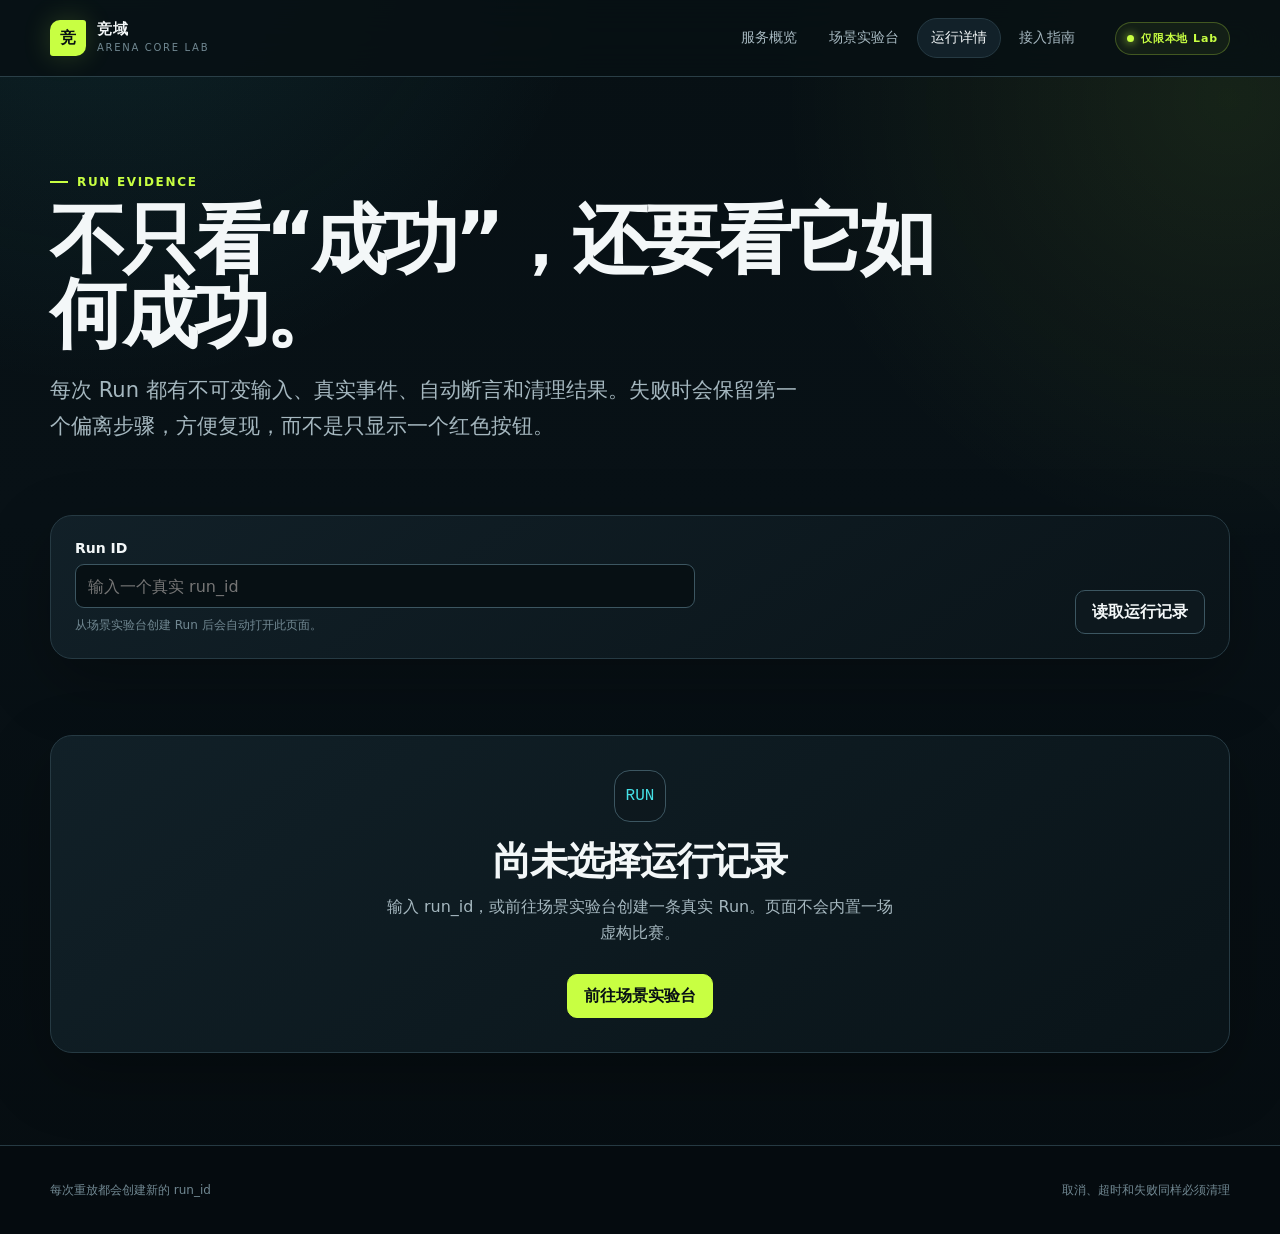
<file: web/lab/runs.html>
<!doctype html>
<html lang="zh-CN">
<head>
  <meta charset="utf-8">
  <meta name="viewport" content="width=device-width, initial-scale=1">
  <meta name="description" content="查看竞域 Lab Run 的真实状态、事件、断言和清理证据。">
  <title>运行详情｜竞域 Lab</title>
  <link rel="icon" type="image/svg+xml" href="/favicon.svg">
  <link rel="stylesheet" href="styles.css">
  <script src="app.js" defer></script>
</head>
<body data-page="runs">
  <a class="skip-link" href="#main">跳到主要内容</a>
  <header class="site-header">
    <div class="header-inner">
      <a class="brand" href="overview.html" aria-label="竞域 Lab 首页"><span class="brand-mark" aria-hidden="true">竞</span><span class="brand-copy"><strong>竞域</strong><small>Arena Core Lab</small></span></a>
      <nav class="primary-nav" aria-label="主导航"><a href="overview.html">服务概览</a><a href="scenarios.html">场景实验台</a><a href="runs.html" aria-current="page">运行详情</a><a href="integration.html">接入指南</a></nav>
      <span class="lab-badge">仅限本地 Lab</span>
    </div>
  </header>

  <main id="main">
    <section class="hero" aria-labelledby="page-title">
      <p class="eyebrow">Run Evidence</p>
      <h1 id="page-title">不只看“成功”，还要看它如何成功。</h1>
      <p class="hero-copy">每次 Run 都有不可变输入、真实事件、自动断言和清理结果。失败时会保留第一个偏离步骤，方便复现，而不是只显示一个红色按钮。</p>
    </section>

    <section aria-labelledby="lookup-title">
      <div class="panel">
        <div class="panel-body">
          <form id="run-lookup-form" class="run-toolbar">
            <div class="field"><label for="run-id-input" id="lookup-title">Run ID</label><input id="run-id-input" name="run_id" type="text" autocomplete="off" placeholder="输入一个真实 run_id" maxlength="128"><span class="field-help">从场景实验台创建 Run 后会自动打开此页面。</span></div>
            <button class="button secondary" type="submit">读取运行记录</button>
          </form>
        </div>
      </div>
    </section>

    <div id="run-message" class="notice space-top-18" role="status" aria-live="polite" hidden></div>

    <section class="section" id="run-empty" aria-labelledby="empty-title">
      <div class="panel empty-state"><div><span class="empty-state-mark">RUN</span><h2 id="empty-title">尚未选择运行记录</h2><p>输入 run_id，或前往场景实验台创建一条真实 Run。页面不会内置一场虚构比赛。</p><div class="button-row centered"><a class="button" href="scenarios.html">前往场景实验台</a></div></div></div>
    </section>

    <div id="run-content" hidden>
      <section class="section" aria-labelledby="run-summary-title">
        <div class="section-heading"><div><p class="eyebrow">当前运行</p><h2 id="run-summary-title">状态与输入</h2></div><div class="button-row flush-top"><button class="button danger small" id="cancel-run" type="button" disabled>取消并清理</button><button class="button secondary small" id="replay-run" type="button" disabled>用原参数重放</button></div></div>
        <div class="run-summary">
          <article class="panel">
            <div class="panel-body">
              <div class="run-title-row"><div><p class="eyebrow" id="run-scenario-label">场景</p><h2 class="run-id" id="run-id-label">—</h2></div><span class="state-pill" id="run-status-pill">未知</span></div>
              <ul class="data-list" id="run-core-facts"></ul>
            </div>
          </article>
          <article class="panel">
            <div class="panel-header"><h3>不可变参数快照</h3></div>
            <div class="panel-body"><ul class="data-list" id="run-parameters"></ul></div>
          </article>
        </div>
      </section>

      <section class="section" aria-labelledby="timeline-title">
        <div class="section-heading"><div><p class="eyebrow">发生了什么</p><h2 id="timeline-title">事件时间线</h2><p>活动 Run 会短轮询新增事件；页面不会修改已经显示的历史事件。</p></div><div class="status-line" id="poll-status"><span class="status-dot"></span><span>未轮询</span></div></div>
        <div class="panel"><div class="panel-body"><ol class="timeline" id="run-timeline"></ol><div class="empty-state" id="timeline-empty"><div><span class="empty-state-mark">···</span><h3>还没有事件</h3><p>如果 Run 刚创建，控制器可能仍在校验输入。</p></div></div></div></div>
      </section>

      <section class="section" aria-labelledby="assertion-title">
        <div class="section-heading"><div><p class="eyebrow">结果为什么可信</p><h2 id="assertion-title">自动断言</h2><p>预期与实际值并列展示；未返回的内容保持“等待/无记录”，不会视为通过。</p></div></div>
        <div class="panel"><div class="panel-body"><ul class="assertion-list" id="run-assertions"></ul><div class="empty-state" id="assertion-empty"><div><span class="empty-state-mark">?</span><h3>暂无断言结果</h3><p>Run 进入验证阶段后，服务端会返回实际断言。</p></div></div></div></div>
      </section>

      <section class="section" aria-labelledby="evidence-title">
        <div class="section-heading"><div><p class="eyebrow">收尾证据</p><h2 id="evidence-title">业务证据与清理</h2></div></div>
        <div class="detail-grid">
          <article class="panel"><div class="panel-header"><h3>业务证据</h3></div><div class="panel-body"><ul class="data-list" id="run-evidence"></ul></div></article>
          <article class="panel"><div class="panel-header"><h3>清理状态</h3></div><div class="panel-body" id="run-cleanup"><div class="notice">等待服务端返回清理记录。</div></div></article>
        </div>
      </section>
    </div>
  </main>

  <footer class="footer"><div class="footer-inner"><span>每次重放都会创建新的 run_id</span><span>取消、超时和失败同样必须清理</span></div></footer>
</body>
</html>
</file>
<file: web/lab/styles.css>
:root {
  color-scheme: dark;
  --bg: #071014;
  --surface: #0d181e;
  --surface-strong: #122129;
  --surface-soft: #0a1419;
  --line: #263a43;
  --line-strong: #3c5661;
  --text: #f3f7f8;
  --muted: #a5b7bf;
  --quiet: #718892;
  --lime: #c8ff42;
  --cyan: #45e1e7;
  --amber: #ffc75b;
  --red: #ff7272;
  --green: #5ee29b;
  --blue: #71a7ff;
  --shadow: 0 22px 65px rgb(0 0 0 / 28%);
  --radius-lg: 22px;
  --radius-md: 14px;
  --radius-sm: 9px;
  --content: 1180px;
  font-family: Inter, ui-sans-serif, system-ui, -apple-system, BlinkMacSystemFont,
    "Segoe UI", "Microsoft YaHei", sans-serif;
}

* {
  box-sizing: border-box;
}

html {
  min-width: 320px;
  background: var(--bg);
  scroll-behavior: smooth;
}

body {
  min-height: 100vh;
  margin: 0;
  color: var(--text);
  background:
    radial-gradient(circle at 8% -10%, rgb(69 225 231 / 10%), transparent 32rem),
    radial-gradient(circle at 96% 8%, rgb(200 255 66 / 8%), transparent 28rem),
    linear-gradient(180deg, #071014 0, #081116 42%, #060d11 100%);
}

body::before {
  position: fixed;
  inset: 0;
  z-index: -1;
  pointer-events: none;
  content: "";
  opacity: 0.22;
  background-image:
    linear-gradient(rgb(255 255 255 / 2.5%) 1px, transparent 1px),
    linear-gradient(90deg, rgb(255 255 255 / 2.5%) 1px, transparent 1px);
  background-size: 42px 42px;
  mask-image: linear-gradient(to bottom, black, transparent 72%);
}

a {
  color: inherit;
}

button,
input,
select,
textarea {
  font: inherit;
}

button,
a,
input,
select {
  -webkit-tap-highlight-color: transparent;
}

:focus-visible {
  outline: 3px solid rgb(69 225 231 / 42%);
  outline-offset: 3px;
}

.skip-link {
  position: fixed;
  top: 8px;
  left: 8px;
  z-index: 100;
  padding: 10px 14px;
  color: #071014;
  background: var(--lime);
  border-radius: var(--radius-sm);
  transform: translateY(-150%);
}

.skip-link:focus {
  transform: translateY(0);
}

.site-header {
  position: sticky;
  top: 0;
  z-index: 30;
  border-bottom: 1px solid rgb(60 86 97 / 68%);
  background: rgb(7 16 20 / 88%);
  backdrop-filter: blur(18px);
}

.header-inner {
  display: flex;
  align-items: center;
  width: min(calc(100% - 40px), var(--content));
  min-height: 76px;
  margin: 0 auto;
  gap: 26px;
}

.brand {
  display: inline-flex;
  flex: 0 0 auto;
  align-items: center;
  gap: 11px;
  color: var(--text);
  text-decoration: none;
}

.brand-mark {
  display: grid;
  width: 36px;
  height: 36px;
  place-items: center;
  color: #071014;
  font-weight: 950;
  letter-spacing: -0.06em;
  background: var(--lime);
  border-radius: 10px 3px 10px 3px;
  box-shadow: 0 0 28px rgb(200 255 66 / 18%);
}

.brand-copy {
  display: grid;
  line-height: 1.05;
}

.brand-copy strong {
  font-size: 15px;
  letter-spacing: 0.08em;
}

.brand-copy small {
  margin-top: 5px;
  color: var(--quiet);
  font-size: 10px;
  letter-spacing: 0.17em;
  text-transform: uppercase;
}

.primary-nav {
  display: flex;
  align-items: center;
  margin-left: auto;
  gap: 4px;
}

.primary-nav a {
  padding: 10px 13px;
  color: var(--muted);
  font-size: 14px;
  text-decoration: none;
  border: 1px solid transparent;
  border-radius: 999px;
  white-space: nowrap;
}

.primary-nav a:hover {
  color: var(--text);
  background: var(--surface);
}

.primary-nav a[aria-current="page"] {
  color: var(--text);
  border-color: var(--line);
  background: var(--surface-strong);
}

.lab-badge {
  display: inline-flex;
  align-items: center;
  flex: 0 0 auto;
  gap: 7px;
  padding: 8px 11px;
  color: var(--lime);
  font-size: 11px;
  font-weight: 800;
  letter-spacing: 0.08em;
  border: 1px solid rgb(200 255 66 / 26%);
  border-radius: 999px;
  background: rgb(200 255 66 / 6%);
}

.lab-badge::before {
  width: 7px;
  height: 7px;
  content: "";
  background: currentColor;
  border-radius: 50%;
  box-shadow: 0 0 10px currentColor;
}

main {
  width: min(calc(100% - 40px), var(--content));
  margin: 0 auto;
  padding: 64px 0 92px;
}

.eyebrow {
  display: flex;
  align-items: center;
  gap: 9px;
  margin: 0 0 14px;
  color: var(--lime);
  font-size: 12px;
  font-weight: 850;
  letter-spacing: 0.14em;
  text-transform: uppercase;
}

.eyebrow::before {
  width: 18px;
  height: 2px;
  content: "";
  background: currentColor;
}

h1,
h2,
h3,
p {
  margin-top: 0;
}

h1 {
  max-width: 900px;
  margin-bottom: 20px;
  font-size: clamp(40px, 6vw, 76px);
  line-height: 0.98;
  letter-spacing: -0.055em;
}

h2 {
  margin-bottom: 11px;
  font-size: clamp(25px, 3.1vw, 38px);
  line-height: 1.12;
  letter-spacing: -0.035em;
}

h3 {
  margin-bottom: 8px;
  font-size: 17px;
  line-height: 1.35;
}

.hero {
  position: relative;
  padding: 34px 0 50px;
}

.hero-copy {
  max-width: 760px;
  color: var(--muted);
  font-size: clamp(17px, 2vw, 21px);
  line-height: 1.72;
}

.hero-copy strong {
  color: var(--text);
}

.hero-actions,
.button-row {
  display: flex;
  flex-wrap: wrap;
  align-items: center;
  margin-top: 28px;
  gap: 10px;
}

.button,
button.button {
  display: inline-flex;
  min-height: 44px;
  align-items: center;
  justify-content: center;
  gap: 8px;
  padding: 10px 16px;
  color: #071014;
  font-weight: 800;
  text-decoration: none;
  cursor: pointer;
  border: 1px solid var(--lime);
  border-radius: 10px;
  background: var(--lime);
  transition: transform 120ms ease, border-color 120ms ease, background 120ms ease;
}

.button:hover:not(:disabled) {
  transform: translateY(-1px);
  background: #d7ff75;
}

.button.secondary {
  color: var(--text);
  border-color: var(--line-strong);
  background: var(--surface);
}

.button.secondary:hover:not(:disabled) {
  border-color: var(--cyan);
  background: var(--surface-strong);
}

.button.danger {
  color: #fff;
  border-color: rgb(255 114 114 / 45%);
  background: rgb(255 114 114 / 12%);
}

.button.small {
  min-height: 36px;
  padding: 7px 11px;
  font-size: 13px;
}

.button:disabled {
  cursor: not-allowed;
  opacity: 0.48;
}

.section {
  margin-top: 76px;
}

.section-heading {
  display: flex;
  align-items: end;
  justify-content: space-between;
  margin-bottom: 24px;
  gap: 24px;
}

.section-heading > div {
  max-width: 720px;
}

.section-heading p,
.muted {
  color: var(--muted);
  line-height: 1.65;
}

.card-grid {
  display: grid;
  grid-template-columns: repeat(4, minmax(0, 1fr));
  gap: 14px;
}

.card-grid.three {
  grid-template-columns: repeat(3, minmax(0, 1fr));
}

.card-grid.two {
  grid-template-columns: repeat(2, minmax(0, 1fr));
}

.card,
.panel {
  border: 1px solid var(--line);
  background: linear-gradient(145deg, rgb(18 33 41 / 94%), rgb(10 20 25 / 94%));
  box-shadow: var(--shadow);
}

.card {
  min-height: 178px;
  padding: 22px;
  border-radius: var(--radius-md);
}

.card-number {
  display: block;
  margin-bottom: 22px;
  color: var(--cyan);
  font-family: ui-monospace, SFMono-Regular, Consolas, monospace;
  font-size: 13px;
}

.card p {
  margin-bottom: 0;
  color: var(--muted);
  line-height: 1.6;
}

.panel {
  border-radius: var(--radius-lg);
}

.panel-header {
  display: flex;
  align-items: center;
  justify-content: space-between;
  padding: 21px 24px;
  gap: 16px;
  border-bottom: 1px solid var(--line);
}

.panel-header h2,
.panel-header h3,
.panel-header p {
  margin-bottom: 0;
}

.panel-body {
  padding: 24px;
}

.status-line {
  display: flex;
  align-items: center;
  gap: 10px;
  color: var(--muted);
  font-size: 14px;
}

.status-dot {
  width: 9px;
  height: 9px;
  flex: 0 0 auto;
  background: var(--quiet);
  border-radius: 50%;
}

.status-dot.loading {
  background: var(--amber);
  animation: pulse 1.2s ease-in-out infinite;
}

.status-dot.ready,
.status-dot.passed {
  background: var(--green);
  box-shadow: 0 0 12px rgb(94 226 155 / 45%);
}

.status-dot.failed,
.status-dot.error {
  background: var(--red);
  box-shadow: 0 0 12px rgb(255 114 114 / 38%);
}

@keyframes pulse {
  50% { opacity: 0.35; }
}

.fact-grid {
  display: grid;
  grid-template-columns: repeat(4, minmax(0, 1fr));
  border: 1px solid var(--line);
  border-radius: var(--radius-md);
  overflow: hidden;
}

.fact {
  min-height: 126px;
  padding: 21px;
  background: rgb(9 19 24 / 62%);
  border-right: 1px solid var(--line);
}

.fact:last-child {
  border-right: 0;
}

.fact-label {
  display: block;
  margin-bottom: 13px;
  color: var(--quiet);
  font-size: 11px;
  font-weight: 800;
  letter-spacing: 0.1em;
  text-transform: uppercase;
}

.fact-value {
  display: block;
  overflow: hidden;
  font-size: clamp(18px, 2.2vw, 27px);
  font-weight: 820;
  line-height: 1.24;
  text-overflow: ellipsis;
}

.fact-note {
  display: block;
  margin-top: 7px;
  color: var(--muted);
  font-size: 12px;
}

.notice {
  display: flex;
  align-items: flex-start;
  padding: 15px 17px;
  color: var(--muted);
  line-height: 1.6;
  gap: 12px;
  border: 1px solid var(--line);
  border-radius: var(--radius-sm);
  background: rgb(7 16 20 / 58%);
}

.notice::before {
  flex: 0 0 auto;
  color: var(--cyan);
  font-weight: 900;
  content: "i";
}

.notice.warning {
  border-color: rgb(255 199 91 / 32%);
}

.notice.warning::before {
  color: var(--amber);
  content: "!";
}

.notice.error {
  color: #ffc4c4;
  border-color: rgb(255 114 114 / 35%);
  background: rgb(255 114 114 / 7%);
}

.notice.error::before {
  color: var(--red);
  content: "!";
}

.notice.success {
  border-color: rgb(94 226 155 / 30%);
}

.notice.success::before {
  color: var(--green);
  content: "✓";
}

.empty-state {
  display: grid;
  min-height: 230px;
  place-items: center;
  padding: 34px;
  text-align: center;
}

.empty-state > div {
  max-width: 520px;
}

.empty-state-mark {
  display: grid;
  width: 52px;
  height: 52px;
  margin: 0 auto 18px;
  place-items: center;
  color: var(--cyan);
  font-family: ui-monospace, SFMono-Regular, Consolas, monospace;
  border: 1px solid var(--line-strong);
  border-radius: 16px;
  background: var(--surface);
}

.empty-state p {
  margin-bottom: 0;
  color: var(--muted);
  line-height: 1.65;
}

.scenario-list {
  display: grid;
  grid-template-columns: repeat(2, minmax(0, 1fr));
  gap: 12px;
}

.scenario-card {
  position: relative;
  display: block;
  width: 100%;
  min-height: 156px;
  padding: 20px;
  color: var(--text);
  text-align: left;
  cursor: pointer;
  border: 1px solid var(--line);
  border-radius: var(--radius-md);
  background: var(--surface-soft);
}

.scenario-card:hover:not(:disabled) {
  border-color: var(--line-strong);
  background: var(--surface);
}

.scenario-card.selected {
  border-color: var(--lime);
  box-shadow: inset 0 0 0 1px rgb(200 255 66 / 22%);
}

.scenario-card:disabled {
  cursor: not-allowed;
  opacity: 0.55;
}

.scenario-card small {
  display: block;
  margin-bottom: 12px;
  color: var(--cyan);
  font-family: ui-monospace, SFMono-Regular, Consolas, monospace;
}

.scenario-card p {
  margin-bottom: 0;
  color: var(--muted);
  line-height: 1.55;
}

.scenario-card .availability {
  position: absolute;
  top: 17px;
  right: 17px;
  color: var(--green);
  font-size: 11px;
  font-weight: 800;
}

.scenario-card:disabled .availability {
  color: var(--quiet);
}

.workspace-grid {
  display: grid;
  grid-template-columns: minmax(0, 1.15fr) minmax(300px, 0.85fr);
  align-items: start;
  gap: 18px;
}

.sticky-panel {
  position: sticky;
  top: 98px;
}

.field-grid {
  display: grid;
  grid-template-columns: repeat(2, minmax(0, 1fr));
  gap: 18px;
}

.field {
  display: grid;
  gap: 8px;
}

.field.full {
  grid-column: 1 / -1;
}

.field label,
.field-label {
  color: var(--text);
  font-size: 14px;
  font-weight: 760;
}

.field-help {
  color: var(--quiet);
  font-size: 12px;
  line-height: 1.5;
}

.field input,
.field select {
  width: 100%;
  min-height: 44px;
  padding: 9px 12px;
  color: var(--text);
  border: 1px solid var(--line-strong);
  border-radius: var(--radius-sm);
  background: #071014;
}

.field input:focus,
.field select:focus {
  border-color: var(--cyan);
}

.field input[aria-invalid="true"],
.field select[aria-invalid="true"] {
  border-color: var(--red);
}

.checkbox-field {
  display: flex;
  min-height: 44px;
  align-items: center;
  padding: 10px 12px;
  gap: 10px;
  border: 1px solid var(--line-strong);
  border-radius: var(--radius-sm);
  background: #071014;
}

.checkbox-field input {
  width: 18px;
  min-height: auto;
  height: 18px;
  accent-color: var(--lime);
}

.expected-list,
.assertion-list,
.data-list,
.legend-list {
  padding: 0;
  margin: 0;
  list-style: none;
}

.expected-list li,
.data-list li {
  position: relative;
  padding: 11px 0 11px 22px;
  color: var(--muted);
  line-height: 1.55;
  border-bottom: 1px solid rgb(38 58 67 / 65%);
}

.expected-list li:last-child,
.data-list li:last-child {
  border-bottom: 0;
}

.expected-list li::before {
  position: absolute;
  top: 17px;
  left: 3px;
  width: 6px;
  height: 6px;
  content: "";
  background: var(--lime);
  border-radius: 50%;
}

.data-list li {
  display: grid;
  grid-template-columns: minmax(110px, 0.45fr) 1fr;
  padding-left: 0;
  gap: 16px;
}

.data-list strong {
  color: var(--quiet);
  font-size: 12px;
  letter-spacing: 0.04em;
}

.data-list span,
.data-list code {
  overflow-wrap: anywhere;
  color: var(--text);
}

.run-toolbar {
  display: grid;
  grid-template-columns: minmax(0, 1fr) auto;
  align-items: end;
  gap: 12px;
}

.run-toolbar .field {
  max-width: 620px;
}

.run-summary {
  display: grid;
  grid-template-columns: minmax(0, 1.15fr) minmax(280px, 0.85fr);
  gap: 18px;
}

.run-title-row {
  display: flex;
  align-items: flex-start;
  justify-content: space-between;
  gap: 16px;
}

.run-id,
code,
pre {
  font-family: ui-monospace, SFMono-Regular, Consolas, "Liberation Mono", monospace;
}

.run-id {
  color: var(--cyan);
  overflow-wrap: anywhere;
}

.state-pill {
  display: inline-flex;
  flex: 0 0 auto;
  align-items: center;
  padding: 7px 10px;
  color: var(--muted);
  font-size: 11px;
  font-weight: 850;
  letter-spacing: 0.08em;
  border: 1px solid var(--line-strong);
  border-radius: 999px;
  text-transform: uppercase;
}

.state-pill.active {
  color: var(--amber);
  border-color: rgb(255 199 91 / 34%);
}

.state-pill.passed {
  color: var(--green);
  border-color: rgb(94 226 155 / 35%);
}

.state-pill.failed,
.state-pill.timedout {
  color: var(--red);
  border-color: rgb(255 114 114 / 35%);
}

.state-pill.cancelled {
  color: var(--muted);
}

.timeline {
  position: relative;
  padding: 0;
  margin: 0;
  list-style: none;
}

.timeline::before {
  position: absolute;
  top: 13px;
  bottom: 13px;
  left: 10px;
  width: 1px;
  content: "";
  background: var(--line-strong);
}

.timeline-item {
  position: relative;
  display: grid;
  grid-template-columns: 22px minmax(0, 1fr) auto;
  padding: 0 0 24px;
  gap: 14px;
}

.timeline-item:last-child {
  padding-bottom: 0;
}

.timeline-dot {
  position: relative;
  z-index: 1;
  width: 9px;
  height: 9px;
  margin: 8px 0 0 6px;
  background: var(--cyan);
  border: 2px solid var(--surface-strong);
  border-radius: 50%;
  box-shadow: 0 0 0 2px var(--cyan);
}

.timeline-content p {
  margin: 4px 0 0;
  color: var(--muted);
  line-height: 1.55;
  white-space: pre-wrap;
}

.timeline-meta {
  color: var(--quiet);
  font-size: 11px;
  text-align: right;
  white-space: nowrap;
}

.assertion-list {
  display: grid;
  gap: 10px;
}

.assertion {
  display: grid;
  grid-template-columns: 24px minmax(0, 1fr);
  padding: 15px;
  gap: 12px;
  border: 1px solid var(--line);
  border-radius: var(--radius-sm);
  background: rgb(7 16 20 / 50%);
}

.assertion-mark {
  display: grid;
  width: 22px;
  height: 22px;
  place-items: center;
  color: var(--green);
  font-weight: 900;
  border: 1px solid currentColor;
  border-radius: 50%;
}

.assertion.failed .assertion-mark {
  color: var(--red);
}

.assertion.pending .assertion-mark {
  color: var(--quiet);
}

.assertion p {
  margin: 5px 0 0;
  color: var(--muted);
  font-size: 13px;
  line-height: 1.55;
}

.assertion p span {
  display: block;
}

.detail-grid {
  display: grid;
  grid-template-columns: repeat(2, minmax(0, 1fr));
  gap: 18px;
}

.code-block {
  position: relative;
  overflow: auto;
  padding: 18px;
  color: #d9e8ed;
  font-size: 13px;
  line-height: 1.65;
  border: 1px solid var(--line);
  border-radius: var(--radius-sm);
  background: #050b0e;
}

.code-block code {
  white-space: pre;
}

.flow {
  display: grid;
  grid-template-columns: repeat(5, minmax(0, 1fr));
  align-items: stretch;
  gap: 8px;
}

.flow-step {
  position: relative;
  min-height: 118px;
  padding: 17px;
  border: 1px solid var(--line);
  border-radius: var(--radius-sm);
  background: var(--surface-soft);
}

.flow-step:not(:last-child)::after {
  position: absolute;
  top: 50%;
  right: -9px;
  z-index: 1;
  width: 9px;
  color: var(--cyan);
  content: "→";
  transform: translateY(-50%);
}

.flow-step small {
  display: block;
  margin-bottom: 8px;
  color: var(--cyan);
  font-family: ui-monospace, SFMono-Regular, Consolas, monospace;
}

.flow-step p {
  margin-bottom: 0;
  color: var(--muted);
  font-size: 13px;
  line-height: 1.5;
}

.role-card {
  position: relative;
  overflow: hidden;
}

.role-card::before {
  position: absolute;
  top: 0;
  right: 0;
  width: 68px;
  height: 3px;
  content: "";
  background: var(--cyan);
}

.role-card.trusted::before {
  background: var(--lime);
}

.role-tag {
  display: inline-flex;
  margin-bottom: 18px;
  padding: 5px 8px;
  color: var(--cyan);
  font-size: 11px;
  font-weight: 820;
  letter-spacing: 0.08em;
  border: 1px solid rgb(69 225 231 / 25%);
  border-radius: 999px;
}

.role-card.trusted .role-tag {
  color: var(--lime);
  border-color: rgb(200 255 66 / 25%);
}

.permission-table {
  width: 100%;
  border-collapse: collapse;
}

.permission-table th,
.permission-table td {
  padding: 14px 12px;
  text-align: left;
  vertical-align: top;
  border-bottom: 1px solid var(--line);
}

.permission-table th {
  color: var(--quiet);
  font-size: 11px;
  letter-spacing: 0.08em;
  text-transform: uppercase;
}

.permission-table td {
  color: var(--muted);
  line-height: 1.55;
}

.permission-table td:first-child {
  color: var(--text);
  font-weight: 720;
}

.yes { color: var(--green); }
.no { color: var(--red); }

.definition-list {
  display: grid;
  grid-template-columns: 190px minmax(0, 1fr);
  margin: 0;
  border-top: 1px solid var(--line);
}

.definition-list dt,
.definition-list dd {
  padding: 15px 0;
  margin: 0;
  line-height: 1.6;
  border-bottom: 1px solid var(--line);
}

.definition-list dt {
  color: var(--text);
  font-weight: 750;
}

.definition-list dd {
  color: var(--muted);
}

.footer {
  border-top: 1px solid var(--line);
  background: rgb(5 11 14 / 72%);
}

.footer-inner {
  display: flex;
  width: min(calc(100% - 40px), var(--content));
  min-height: 88px;
  align-items: center;
  justify-content: space-between;
  margin: 0 auto;
  color: var(--quiet);
  font-size: 12px;
  gap: 20px;
}

.footer a {
  color: var(--muted);
}

.visually-hidden {
  position: absolute !important;
  width: 1px !important;
  height: 1px !important;
  padding: 0 !important;
  margin: -1px !important;
  overflow: hidden !important;
  clip: rect(0, 0, 0, 0) !important;
  white-space: nowrap !important;
  border: 0 !important;
}

[hidden] {
  display: none !important;
}

.span-all-columns {
  grid-column: 1 / -1;
}

.space-top-18 {
  margin-top: 18px;
}

.space-top-16 {
  margin-top: 16px;
}

.button-row.centered {
  justify-content: center;
}

.button-row.flush-top {
  margin-top: 0;
}

@media (max-width: 900px) {
  .header-inner {
    flex-wrap: wrap;
    padding: 13px 0 10px;
    gap: 8px 14px;
  }

  .primary-nav {
    order: 3;
    width: 100%;
    margin: 0;
    overflow-x: auto;
    scrollbar-width: none;
  }

  .primary-nav::-webkit-scrollbar { display: none; }
  .lab-badge { margin-left: auto; }
  .card-grid,
  .card-grid.three { grid-template-columns: repeat(2, minmax(0, 1fr)); }
  .fact-grid { grid-template-columns: repeat(2, minmax(0, 1fr)); }
  .fact:nth-child(2) { border-right: 0; }
  .fact:nth-child(-n + 2) { border-bottom: 1px solid var(--line); }
  .workspace-grid,
  .run-summary { grid-template-columns: 1fr; }
  .sticky-panel { position: static; }
  .flow { grid-template-columns: 1fr; }
  .flow-step:not(:last-child)::after {
    top: auto;
    right: 50%;
    bottom: -15px;
    width: auto;
    content: "↓";
    transform: translateX(50%);
  }
}

@media (max-width: 620px) {
  .header-inner,
  main,
  .footer-inner {
    width: min(calc(100% - 28px), var(--content));
  }

  main { padding: 38px 0 64px; }
  .brand-copy small { display: none; }
  .lab-badge { padding: 7px 9px; font-size: 10px; }
  .primary-nav a { padding: 9px 11px; }
  .hero { padding: 20px 0 35px; }
  h1 { font-size: clamp(38px, 12vw, 54px); }
  .hero-copy { font-size: 16px; }
  .hero-actions .button { width: 100%; }
  .section { margin-top: 54px; }
  .section-heading { display: block; }
  .section-heading .button { margin-top: 12px; }
  .card-grid,
  .card-grid.three,
  .card-grid.two,
  .scenario-list,
  .field-grid,
  .detail-grid { grid-template-columns: 1fr; }
  .card { min-height: 0; }
  .fact-grid { grid-template-columns: 1fr; }
  .fact { min-height: 104px; border-right: 0; border-bottom: 1px solid var(--line); }
  .fact:nth-child(-n + 2) { border-bottom: 1px solid var(--line); }
  .fact:last-child { border-bottom: 0; }
  .panel-header { align-items: flex-start; padding: 18px; }
  .panel-body { padding: 18px; }
  .field.full { grid-column: auto; }
  .run-toolbar { grid-template-columns: 1fr; }
  .run-toolbar .button { width: 100%; }
  .run-title-row { display: block; }
  .run-title-row .state-pill { margin-top: 12px; }
  .timeline-item { grid-template-columns: 22px minmax(0, 1fr); }
  .timeline-meta { grid-column: 2; text-align: left; }
  .data-list li { grid-template-columns: 1fr; gap: 4px; }
  .definition-list { grid-template-columns: 1fr; }
  .definition-list dt { padding-bottom: 3px; border-bottom: 0; }
  .definition-list dd { padding-top: 0; }
  .permission-table { min-width: 650px; }
  .table-scroll { overflow-x: auto; }
  .footer-inner { display: block; padding: 24px 0; line-height: 1.7; }
}

@media (prefers-reduced-motion: reduce) {
  *, *::before, *::after {
    scroll-behavior: auto !important;
    animation-duration: 0.01ms !important;
    animation-iteration-count: 1 !important;
    transition-duration: 0.01ms !important;
  }
}
</file>
